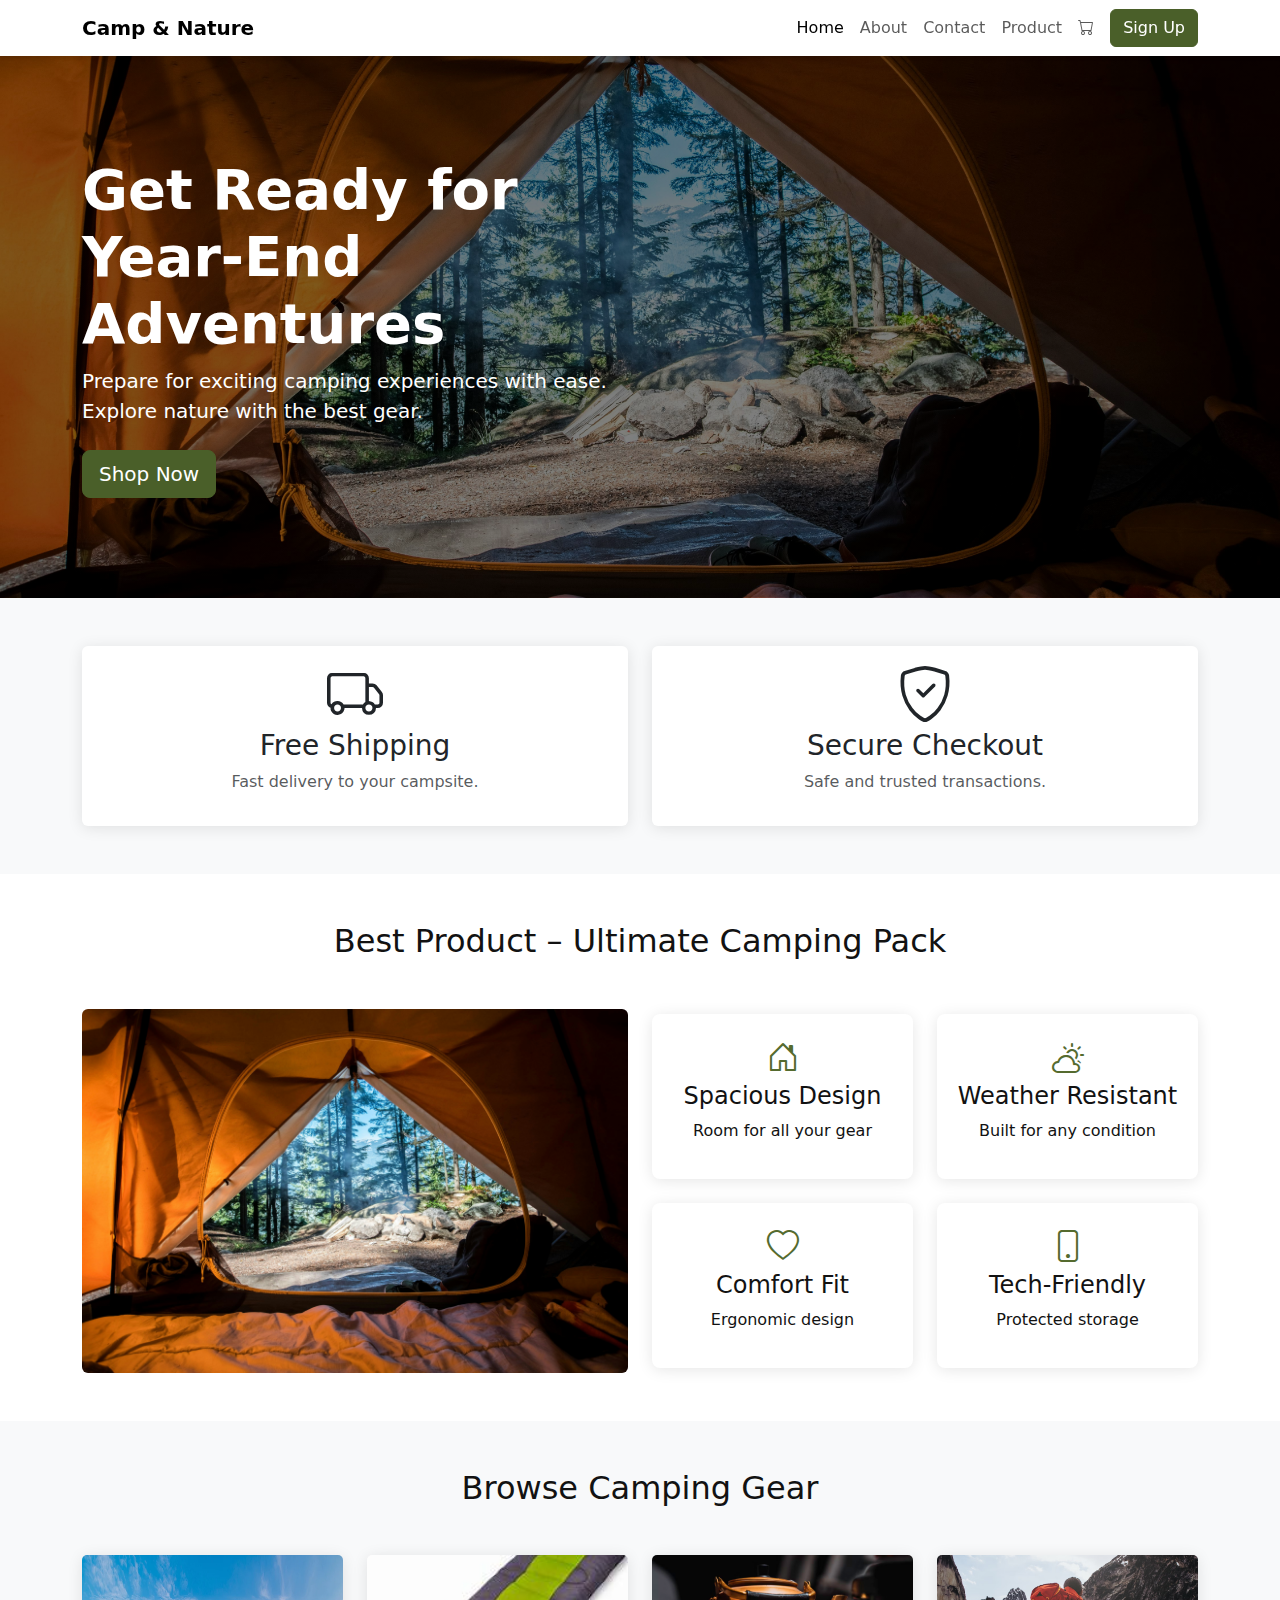
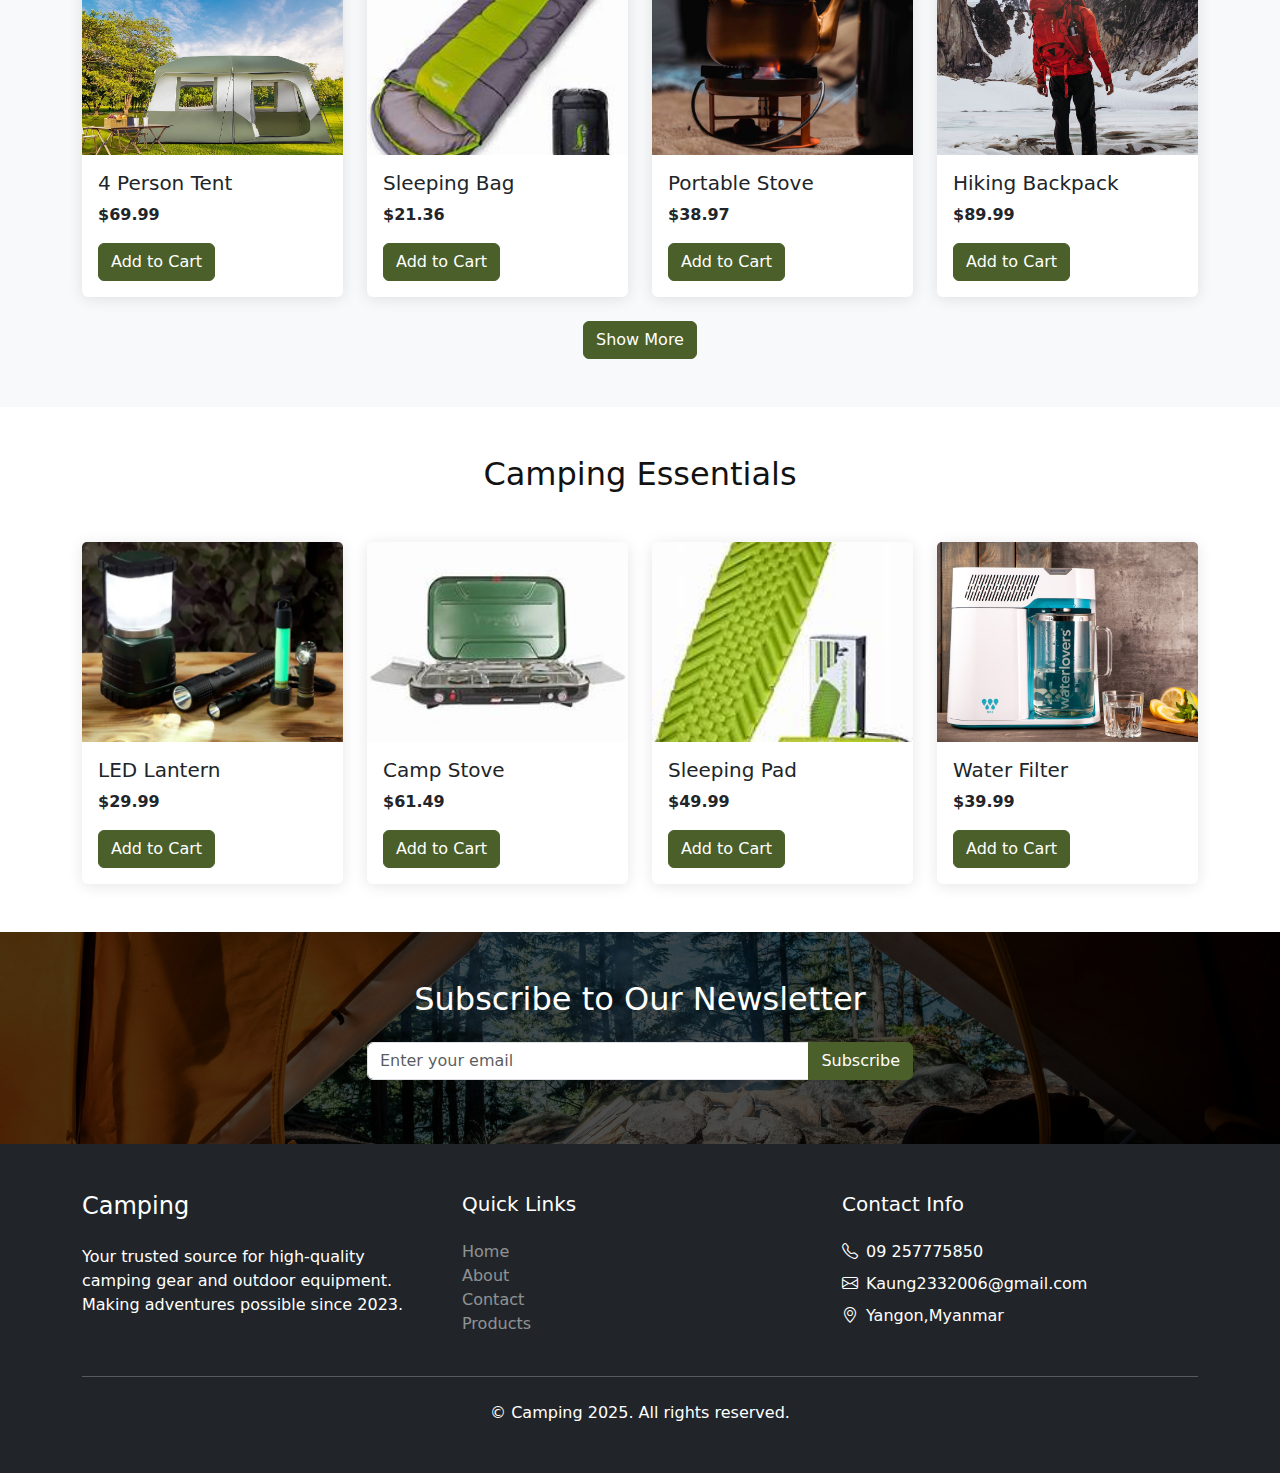
<file: index.html>
<!DOCTYPE html>
<html lang="en">
<head>
    <meta charset="UTF-8">
    <meta name="viewport" content="width=device-width, initial-scale=1.0">
    <title>Camping - Your Ultimate Outdoor Gear Store</title>
    <link href="https://cdn.jsdelivr.net/npm/bootstrap@5.3.0/dist/css/bootstrap.min.css" rel="stylesheet">
    <link rel="stylesheet" href="https://cdn.jsdelivr.net/npm/bootstrap-icons@1.11.2/font/bootstrap-icons.css">
    <link rel="stylesheet" href="styles.css">
</head>
<body>
    <nav class="navbar navbar-expand-lg navbar-light bg-white sticky-top shadow-sm">
        <div class="container">
            <a class="navbar-brand fw-bold" href="#">Camp & Nature</a>
            <button class="navbar-toggler" type="button" data-bs-toggle="collapse" data-bs-target="#navbarNav">
                <span class="navbar-toggler-icon"></span>
            </button>
            <div class="collapse navbar-collapse" id="navbarNav">
                <ul class="navbar-nav ms-auto align-items-center">
                    <li class="nav-item"><a class="nav-link active" href="index.html">Home</a></li>
                    <li class="nav-item"><a class="nav-link" href="about.html">About</a></li>
                    <li class="nav-item"><a class="nav-link" href="contact.html">Contact</a></li>
                    <li class="nav-item"><a class="nav-link" href="product.html">Product</a></li>
                    <li class="nav-item"><a class="nav-link" href="cart.html"><i class="bi bi-cart"></i></a></li>
                    <li class="nav-item"><a class="btn btn-primary ms-2" href="signup.html">Sign Up</a></li>
                </ul>
            </div>
        </div>
    </nav>

    <section class="hero-section position-relative">
        <div class="hero-image"></div>
        <div class="container">
            <div class="row min-vh-75 align-items-center">
                <div class="col-lg-6">
                    <h1 class="display-4 fw-bold">Get Ready for Year-End Adventures</h1>
                    <p class="lead mb-4">Prepare for exciting camping experiences with ease. Explore nature with the best gear.</p>
                    <a href="product.html#gear-collectionon" class="btn btn-primary btn-lg">Shop Now</a>
                </div>
            </div>
        </div>
    </section>

    <section class="py-5 bg-light">
        <div class="container">
            <div class="row g-4">
                <div class="col-md-6">
                    <div class="card border-0 h-100">
                        <div class="card-body text-center">
                            <i class="bi bi-truck display-4 mb-3"></i>
                            <h3>Free Shipping</h3>
                            <p class="text-muted">Fast delivery to your campsite.</p>
                        </div>
                    </div>
                </div>
                <div class="col-md-6">
                    <div class="card border-0 h-100">
                        <div class="card-body text-center">
                            <i class="bi bi-shield-check display-4 mb-3"></i>
                            <h3>Secure Checkout</h3>
                            <p class="text-muted">Safe and trusted transactions.</p>
                        </div>
                    </div>
                </div>
            </div>
        </div>
    </section>

    <section class="py-5">
        <div class="container">
            <h2 class="text-center mb-5">Best Product – Ultimate Camping Pack</h2>
            <div class="row align-items-center">
                <div class="col-lg-6 text-center">
                    <img src="images/camping.jfif" alt="Ultimate Camping Pack" class="img-fluid rounded">
                </div>
                <div class="col-lg-6">
                    <div class="row g-4">
                        <div class="col-6">
                            <div class="feature-point">
                                <i class="bi bi-house-door"></i>
                                <h4>Spacious Design</h4>
                                <p>Room for all your gear</p>
                            </div>
                        </div>
                        <div class="col-6">
                            <div class="feature-point">
                                <i class="bi bi-cloud-sun"></i>
                                <h4>Weather Resistant</h4>
                                <p>Built for any condition</p>
                            </div>
                        </div>
                        <div class="col-6">
                            <div class="feature-point">
                                <i class="bi bi-heart"></i>
                                <h4>Comfort Fit</h4>
                                <p>Ergonomic design</p>
                            </div>
                        </div>
                        <div class="col-6">
                            <div class="feature-point">
                                <i class="bi bi-phone"></i>
                                <h4>Tech-Friendly</h4>
                                <p>Protected storage</p>
                            </div>
                        </div>
                    </div>
                </div>
            </div>
        </div>
    </section>

    <section class="py-5 bg-light">
        <div class="container">
            <h2 class="text-center mb-5">Browse Camping Gear</h2>
            <div class="row g-4">
                <div class="col-md-3">
                    <div class="card h-100">
                        <img src="images/4PersonCampingTents.webp" class="card-img-top" alt="Camping Tent">
                        <div class="card-body">
                            <h5 class="card-title">4 Person Tent</h5>
                            <p class="card-text fw-bold">$69.99</p>
                            <button class="btn btn-primary add-to-cart">Add to Cart</button>
                        </div>
                    </div>
                </div>
                <div class="col-md-3">
                    <div class="card h-100">
                        <img src="images/sleepingbag1.jpg" class="card-img-top" alt="Sleeping Bag">
                        <div class="card-body">
                            <h5 class="card-title">Sleeping Bag</h5>
                            <p class="card-text fw-bold">$21.36</p>
                            <button class="btn btn-primary add-to-cart">Add to Cart</button>
                        </div>
                    </div>
                </div>
                <div class="col-md-3">
                    <div class="card h-100">
                        <img src="images/stove.avif" class="card-img-top" alt="Camping Stove">
                        <div class="card-body">
                            <h5 class="card-title">Portable Stove</h5>
                            <p class="card-text fw-bold">$38.97</p>
                            <button class="btn btn-primary add-to-cart">Add to Cart</button>
                        </div>
                    </div>
                </div>
                <div class="col-md-3">
                    <div class="card h-100">
                        <img src="images/backpack.avif" class="card-img-top" alt="Backpack">
                        <div class="card-body">
                            <h5 class="card-title">Hiking Backpack</h5>
                            <p class="card-text fw-bold">$89.99</p>
                            <button class="btn btn-primary add-to-cart">Add to Cart</button>
                        </div>
                    </div>
                </div>
            </div>
            <div class="text-center mt-4">
                <a href="product.html#products" class="btn btn-primary">Show More</a>
            </div>
        </div>
    </section>

    <section class="py-5">
        <div class="container">
            <h2 class="text-center mb-5">Camping Essentials</h2>
            <div class="row g-4">
                <div class="col-6 col-md-3">
                    <div class="card h-100">
                        <img src="images/latern.webp" class="card-img-top" alt="Lantern">
                        <div class="card-body">
                            <h5 class="card-title">LED Lantern</h5>
                            <p class="card-text fw-bold">$29.99</p>
                            <button class="btn btn-primary add-to-cart">Add to Cart</button>
                        </div>
                    </div>
                </div>
                <div class="col-6 col-md-3">
                    <div class="card h-100">
                        <img src="images/campstove.jpg" class="card-img-top" alt="Camping Stove">
                        <div class="card-body">
                            <h5 class="card-title">Camp Stove</h5>
                            <p class="card-text fw-bold">$61.49</p>
                            <button class="btn btn-primary add-to-cart">Add to Cart</button>
                        </div>
                    </div>
                </div>
                <div class="col-6 col-md-3">
                    <div class="card h-100">
                        <img src="images/sleepingpad.jpg" class="card-img-top" alt="Sleeping Pad">
                        <div class="card-body">
                            <h5 class="card-title">Sleeping Pad</h5>
                            <p class="card-text fw-bold">$49.99</p>
                            <button class="btn btn-primary add-to-cart">Add to Cart</button>
                        </div>
                    </div>
                </div>
                <div class="col-6 col-md-3">
                    <div class="card h-100">
                        <img src="images/waterfilter.avif" class="card-img-top" alt="Water Filter">
                        <div class="card-body">
                            <h5 class="card-title">Water Filter</h5>
                            <p class="card-text fw-bold">$39.99</p>
                            <button class="btn btn-primary add-to-cart">Add to Cart</button>
                        </div>
                    </div>
                </div>
            </div>
        </div>
    </section>

    <section class="newsletter-section py-5 text-white position-relative">
        <div class="container">
            <div class="row justify-content-center">
                <div class="col-lg-6 text-center">
                    <h2 class="mb-4">Subscribe to Our Newsletter</h2>
                    <form class="newsletter-form">
                        <div class="input-group mb-3">
                            <input type="email" class="form-control" placeholder="Enter your email">
                            <button class="btn btn-primary" type="submit">Subscribe</button>
                        </div>
                    </form>
                </div>
            </div>
        </div>
    </section>

    <footer class="bg-dark text-white py-5">
        <div class="container">
            <div class="row">
                <div class="col-lg-4 mb-4 mb-lg-0">
                    <h4 class="mb-4">Camping</h4>
                    <p>Your trusted source for high-quality camping gear and outdoor equipment. Making adventures possible since 2023.</p>
                </div>
                <div class="col-lg-4 mb-4 mb-lg-0">
                    <h5 class="mb-4">Quick Links</h5>
                    <ul class="list-unstyled">
                        <li><a href="#" class="text-white-50">Home</a></li>
                        <li><a href="#" class="text-white-50">About</a></li>
                        <li><a href="#" class="text-white-50">Contact</a></li>
                        <li><a href="#" class="text-white-50">Products</a></li>
                    </ul>
                </div>
                <div class="col-lg-4">
                    <h5 class="mb-4">Contact Info</h5>
                    <ul class="list-unstyled">
                        <li class="mb-2"><i class="bi bi-telephone me-2"></i>09 257775850</li>
                        <li class="mb-2"><i class="bi bi-envelope me-2"></i>Kaung2332006@gmail.com</li>
                        <li><i class="bi bi-geo-alt me-2"></i>Yangon,Myanmar</li>
                    </ul>
                </div>
            </div>
            <hr class="my-4">
            <div class="text-center">
                <p class="mb-0">© Camping 2025. All rights reserved.</p>
            </div>
        </div>
    </footer>

    <script src="product.js"></script>
    <script src="https://cdn.jsdelivr.net/npm/bootstrap@5.3.0/dist/js/bootstrap.bundle.min.js"></script>
</body>
</html>
</file>
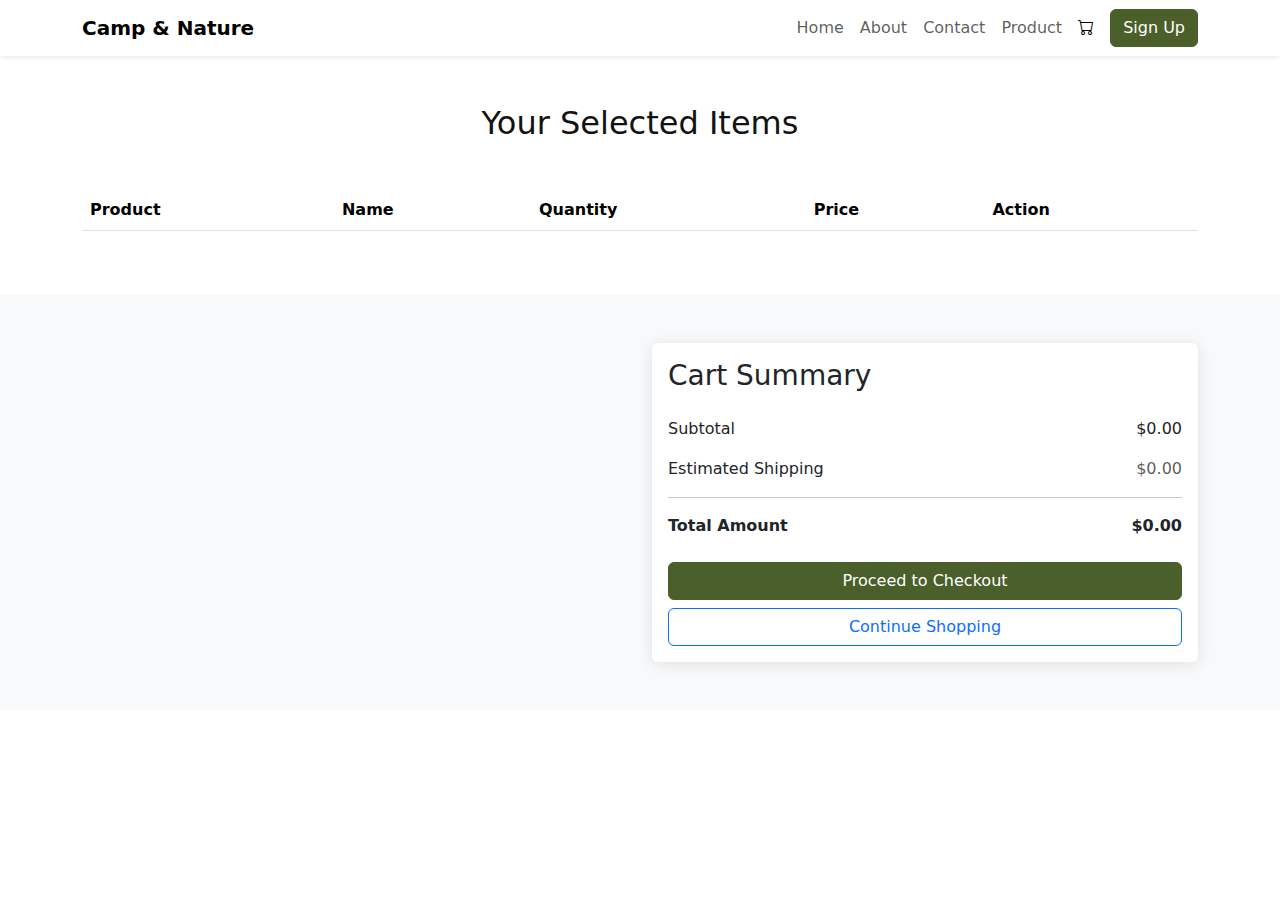
<file: cart.html>
<!DOCTYPE html>
<html lang="en">
<head>
    <meta charset="UTF-8">
    <meta name="viewport" content="width=device-width, initial-scale=1.0">
    <title>Shopping Cart</title>
    <link href="https://cdn.jsdelivr.net/npm/bootstrap@5.3.0/dist/css/bootstrap.min.css" rel="stylesheet">
    <link rel="stylesheet" href="https://cdn.jsdelivr.net/npm/bootstrap-icons@1.11.2/font/bootstrap-icons.css">
    <link rel="stylesheet" href="styles.css">
</head>
<body>
    <!-- Navigation Bar -->
    <nav class="navbar navbar-expand-lg navbar-light bg-white sticky-top shadow-sm">
        <div class="container">
            <a class="navbar-brand fw-bold" href="index.html">Camp & Nature</a>
            <button class="navbar-toggler" type="button" data-bs-toggle="collapse" data-bs-target="#navbarNav">
                <span class="navbar-toggler-icon"></span>
            </button>
            <div class="collapse navbar-collapse" id="navbarNav">
                <ul class="navbar-nav ms-auto align-items-center">
                    <li class="nav-item"><a class="nav-link" href="index.html">Home</a></li>
                    <li class="nav-item"><a class="nav-link" href="about.html">About</a></li>
                    <li class="nav-item"><a class="nav-link" href="contact.html">Contact</a></li>
                    <li class="nav-item"><a class="nav-link" href="product.html">Product</a></li>
                    <li class="nav-item"><a class="nav-link active" href="cart.html"><i class="bi bi-cart"></i></a></li>
                    <li class="nav-item"><a class="btn btn-primary ms-2" href="signup.html">Sign Up</a></li>
                </ul>
            </div>
        </div>
    </nav>

    <!-- Main Cart Section -->
    <section class="py-5">
        <div class="container">
            <h2 class="text-center mb-5">Your Selected Items</h2>
            <div class="table-responsive">
                <table class="table align-middle">
                    <thead>
                        <tr>
                            <th scope="col">Product</th>
                            <th scope="col">Name</th>
                            <th scope="col">Quantity</th>
                            <th scope="col">Price</th>
                            <th scope="col">Action</th>
                        </tr>
                    </thead>
                    <tbody>
                        <!-- JavaScript will insert cart items here -->
                    </tbody>
                </table>
            </div>
        </div>
    </section>

    <!-- Cart Summary Section -->
    <section class="py-5 bg-light">
        <div class="container">
            <div class="row justify-content-end">
                <div class="col-md-6">
                    <div class="card">
                        <div class="card-body">
                            <h3 class="card-title mb-4">Cart Summary</h3>
                            <div class="d-flex justify-content-between mb-3">
                                <span>Subtotal</span>
                                <span id="subtotal-amount">$0.00</span>
                            </div>
                            <div class="d-flex justify-content-between mb-3">
                                <span>Estimated Shipping</span>
                                <span id="shipping-amount" class="text-muted">$0.00</span>
                            </div>
                            <hr>
                            <div class="d-flex justify-content-between mb-4">
                                <strong>Total Amount</strong>
                                <strong id="total-amount">$0.00</strong>
                            </div>
                            <div class="d-grid gap-2">
                                <button class="btn btn-primary">Proceed to Checkout</button>
                                <a href="product.html" class="btn btn-outline-primary">Continue Shopping</a>
                            </div>
                        </div>
                    </div>
                </div>
            </div>
        </div>
    </section>

    <!-- Bootstrap JS -->
    <script src="https://cdn.jsdelivr.net/npm/bootstrap@5.3.0/dist/js/bootstrap.bundle.min.js"></script>
    <script src="basket.js"></script>
</body>
</html>
</file>
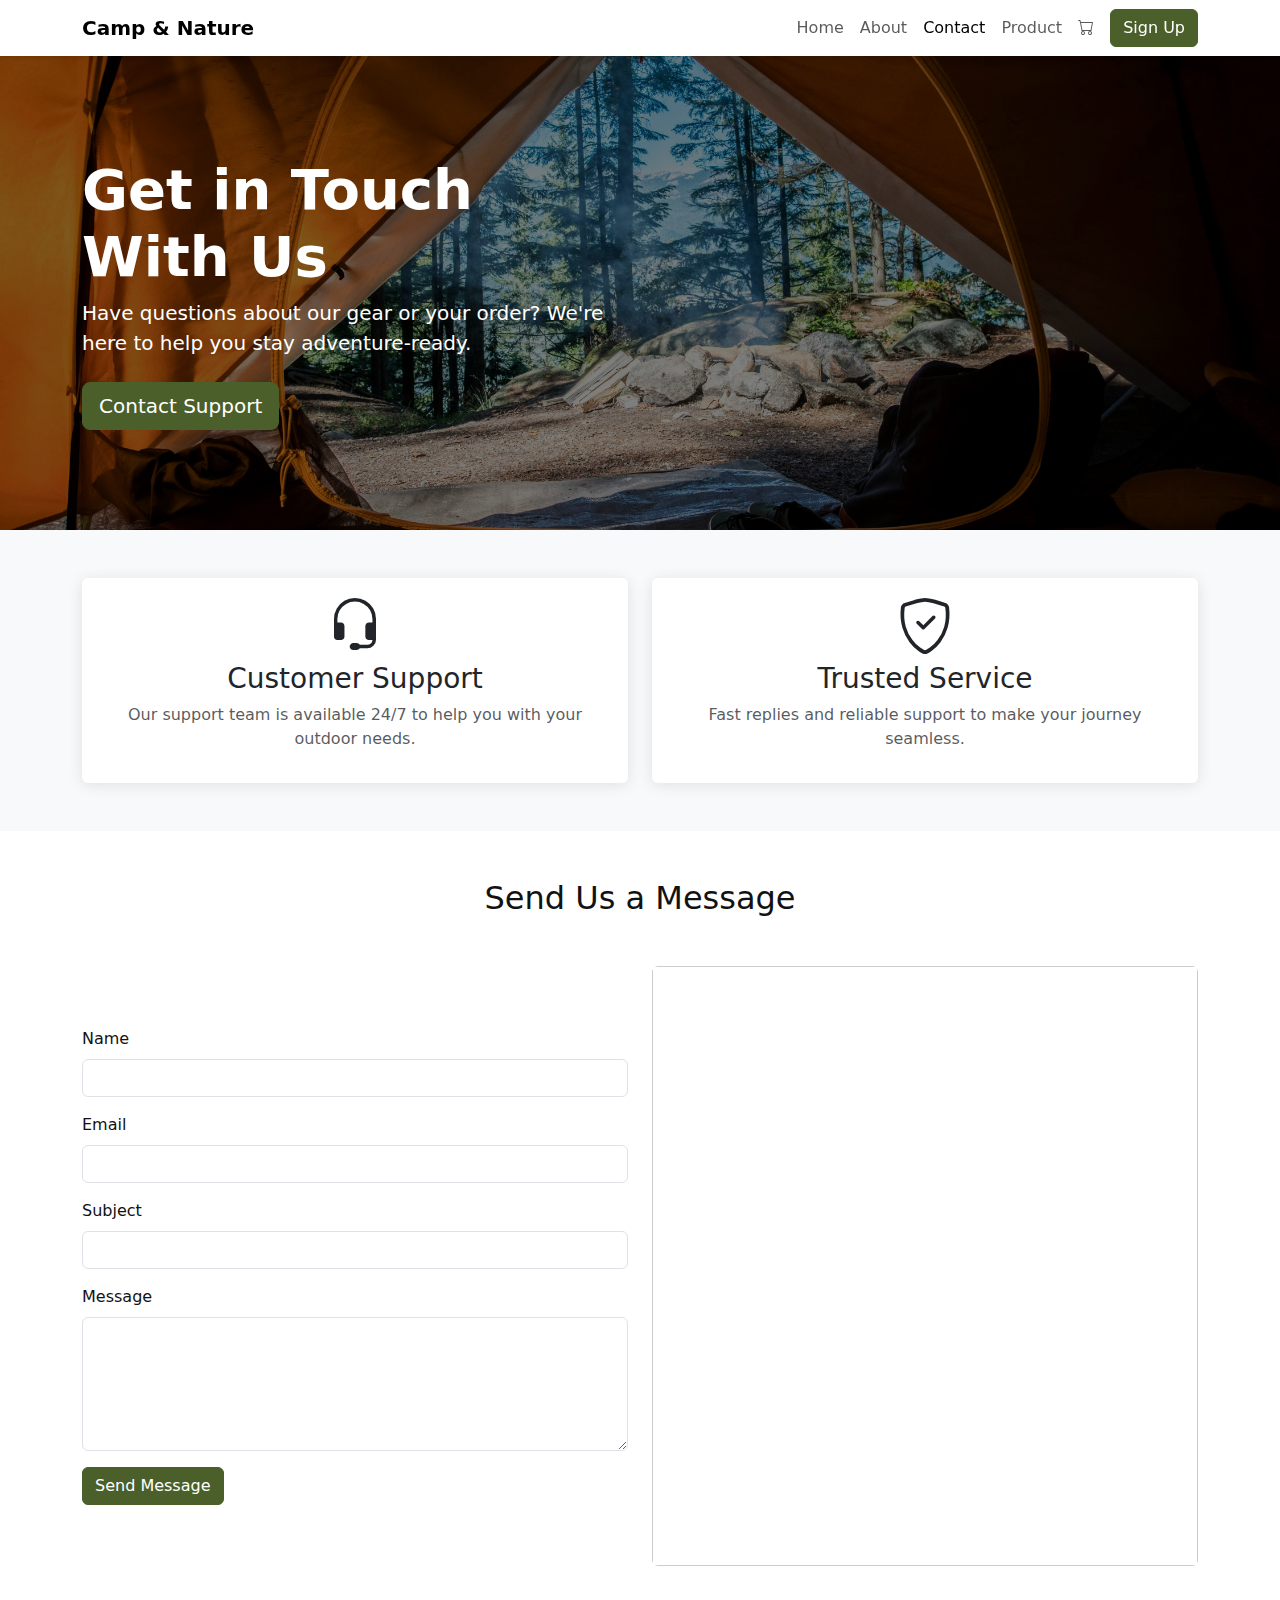
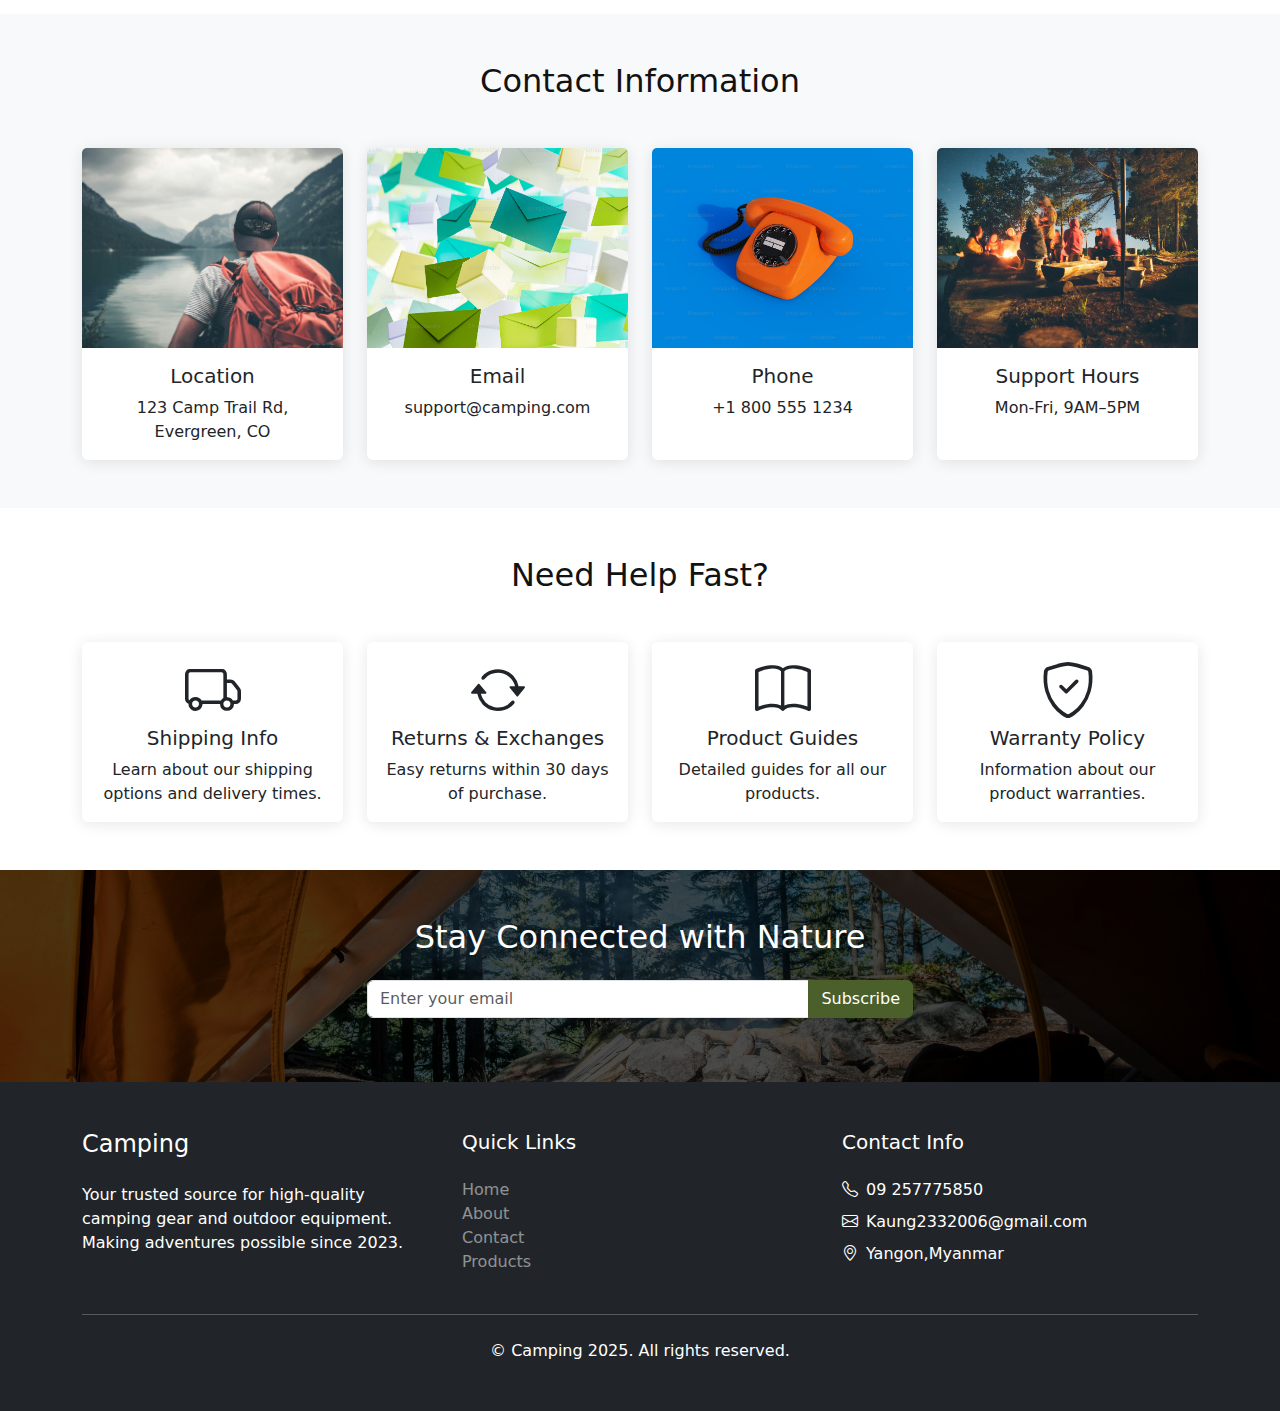
<file: contact.html>
<!DOCTYPE html>
<html lang="en">
<head>
    <meta charset="UTF-8">
    <meta name="viewport" content="width=device-width, initial-scale=1.0">
    <title>Contact Us - Camping</title>
    <link href="https://cdn.jsdelivr.net/npm/bootstrap@5.3.0/dist/css/bootstrap.min.css" rel="stylesheet">
    <link rel="stylesheet" href="https://cdn.jsdelivr.net/npm/bootstrap-icons@1.11.2/font/bootstrap-icons.css">
    <link rel="stylesheet" href="styles.css">
    <style>
        
        .map-responsive {
            overflow: hidden;
            padding-bottom: 75%; 
            position: relative;
            height: 0;
        }
        .map-responsive iframe {
            left: 0;
            top: 0;
            height: 100%;
            width: 100%;
            position: absolute;
            border: 1px solid #ccc;
        }
    </style>
</head>
<body>
    <nav class="navbar navbar-expand-lg navbar-light bg-white sticky-top shadow-sm">
        <div class="container">
            <a class="navbar-brand fw-bold" href="index.html">Camp & Nature</a>
            <button class="navbar-toggler" type="button" data-bs-toggle="collapse" data-bs-target="#navbarNav">
                <span class="navbar-toggler-icon"></span>
            </button>
            <div class="collapse navbar-collapse" id="navbarNav">
                <ul class="navbar-nav ms-auto align-items-center">
                    <li class="nav-item"><a class="nav-link" href="index.html">Home</a></li>
                    <li class="nav-item"><a class="nav-link" href="about.html">About</a></li>
                    <li class="nav-item"><a class="nav-link active" href="contact.html">Contact</a></li>
                    <li class="nav-item"><a class="nav-link" href="product.html">Product</a></li>
                    <li class="nav-item"><a class="nav-link" href="cart.html"><i class="bi bi-cart"></i></a></li>
                    <li class="nav-item"><a class="btn btn-primary ms-2" href="signup.html">Sign Up</a></li>
                </ul>
            </div>
        </div>
    </nav>

    <section class="hero-section position-relative">
        <div class="hero-image"></div>
        <div class="container">
            <div class="row min-vh-75 align-items-center">
                <div class="col-lg-6">
                    <h1 class="display-4 fw-bold">Get in Touch With Us</h1>
                    <p class="lead mb-4">Have questions about our gear or your order? We're here to help you stay adventure-ready.</p>
                    <a href="#contact-form" class="btn btn-primary btn-lg">Contact Support</a>
                </div>
            </div>
        </div>
    </section>

    <section class="py-5 bg-light">
        <div class="container">
            <div class="row g-4">
                <div class="col-md-6">
                    <div class="card border-0 h-100">
                        <div class="card-body text-center">
                            <i class="bi bi-headset display-4 mb-3"></i>
                            <h3>Customer Support</h3>
                            <p class="text-muted">Our support team is available 24/7 to help you with your outdoor needs.</p>
                        </div>
                    </div>
                </div>
                <div class="col-md-6">
                    <div class="card border-0 h-100">
                        <div class="card-body text-center">
                            <i class="bi bi-shield-check display-4 mb-3"></i>
                            <h3>Trusted Service</h3>
                            <p class="text-muted">Fast replies and reliable support to make your journey seamless.</p>
                        </div>
                    </div>
                </div>
            </div>
        </div>
    </section>

    <section class="py-5" id="contact-form">
        <div class="container">
            <h2 class="text-center mb-5">Send Us a Message</h2>
            <div class="row align-items-center">
                <div class="col-lg-6">
                    <form>
                        <div class="mb-3">
                            <label for="name" class="form-label">Name</label>
                            <input type="text" class="form-control" id="name" required>
                        </div>
                        <div class="mb-3">
                            <label for="email" class="form-label">Email</label>
                            <input type="email" class="form-control" id="email" required>
                        </div>
                        <div class="mb-3">
                            <label for="subject" class="form-label">Subject</label>
                            <input type="text" class="form-control" id="subject" required>
                        </div>
                        <div class="mb-3">
                            <label for="message" class="form-label">Message</label>
                            <textarea class="form-control" id="message" rows="5" required></textarea>
                        </div>
                        <button type="submit" class="btn btn-primary">Send Message</button>
                    </form>
                </div>
                <div class="col-lg-6 text-center">
                    <div class="map-responsive img-fluid rounded" style="height: 600px;">
                        <iframe src="https://www.openstreetmap.org/export/embed.html?bbox=96.13072395324708%2C16.835436183084396%2C96.13472580909729%2C16.837437916915604&amp;layer=mapnik&amp;marker=16.836437050000000%2C96.13272488117218"></iframe>
                    </div>
                </div>
            </div>
        </div>
    </section>

    <section class="py-5 bg-light">
        <div class="container">
            <h2 class="text-center mb-5">Contact Information</h2>
            <div class="row g-4">
                <div class="col-md-3">
                    <div class="card h-100">
                        <img src="images/location.jfif" class="card-img-top" alt="Location">
                        <div class="card-body text-center">
                            <h5 class="card-title">Location</h5>
                            <p class="card-text">123 Camp Trail Rd,<br>Evergreen, CO</p>
                        </div>
                    </div>
                </div>
                <div class="col-md-3">
                    <div class="card h-100">
                        <img src="images/email.avif" class="card-img-top" alt="Email Support">
                        <div class="card-body text-center">
                            <h5 class="card-title">Email</h5>
                            <p class="card-text">support@camping.com</p>
                        </div>
                    </div>
                </div>
                <div class="col-md-3">
                    <div class="card h-100">
                        <img src="images/phone.avif" class="card-img-top" alt="Phone Support">
                        <div class="card-body text-center">
                            <h5 class="card-title">Phone</h5>
                            <p class="card-text">+1 800 555 1234</p>
                        </div>
                    </div>
                </div>
                <div class="col-md-3">
                    <div class="card h-100">
                        <img src="images/support.jfif" class="card-img-top" alt="Support Hours">
                        <div class="card-body text-center">
                            <h5 class="card-title">Support Hours</h5>
                            <p class="card-text">Mon-Fri, 9AM–5PM</p>
                        </div>
                    </div>
                </div>
            </div>
        </div>
    </section>

    <section class="py-5">
        <div class="container">
            <h2 class="text-center mb-5">Need Help Fast?</h2>
            <div class="row g-4">
                <div class="col-md-3">
                    <div class="card h-100">
                        <div class="card-body text-center">
                            <i class="bi bi-truck display-4 mb-3"></i>
                            <h5 class="card-title">Shipping Info</h5>
                            <p class="card-text">Learn about our shipping options and delivery times.</p>
                        </div>
                    </div>
                </div>
                <div class="col-md-3">
                    <div class="card h-100">
                        <div class="card-body text-center">
                            <i class="bi bi-arrow-repeat display-4 mb-3"></i>
                            <h5 class="card-title">Returns & Exchanges</h5>
                            <p class="card-text">Easy returns within 30 days of purchase.</p>
                        </div>
                    </div>
                </div>
                <div class="col-md-3">
                    <div class="card h-100">
                        <div class="card-body text-center">
                            <i class="bi bi-book display-4 mb-3"></i>
                            <h5 class="card-title">Product Guides</h5>
                            <p class="card-text">Detailed guides for all our products.</p>
                        </div>
                    </div>
                </div>
                <div class="col-md-3">
                    <div class="card h-100">
                        <div class="card-body text-center">
                            <i class="bi bi-shield-check display-4 mb-3"></i>
                            <h5 class="card-title">Warranty Policy</h5>
                            <p class="card-text">Information about our product warranties.</p>
                        </div>
                    </div>
                </div>
            </div>
        </div>
    </section>

    <section class="newsletter-section py-5 text-white position-relative">
        <div class="container">
            <div class="row justify-content-center">
                <div class="col-lg-6 text-center">
                    <h2 class="mb-4">Stay Connected with Nature</h2>
                    <form class="newsletter-form">
                        <div class="input-group mb-3">
                            <input type="email" class="form-control" placeholder="Enter your email">
                            <button class="btn btn-primary" type="submit">Subscribe</button>
                        </div>
                    </form>
                </div>
            </div>
        </div>
    </section>

    <footer class="bg-dark text-white py-5">
        <div class="container">
            <div class="row">
                <div class="col-lg-4 mb-4 mb-lg-0">
                    <h4 class="mb-4">Camping</h4>
                    <p>Your trusted source for high-quality camping gear and outdoor equipment. Making adventures possible since 2023.</p>
                </div>
                <div class="col-lg-4 mb-4 mb-lg-0">
                    <h5 class="mb-4">Quick Links</h5>
                    <ul class="list-unstyled">
                        <li><a href="index.html" class="text-white-50">Home</a></li>
                        <li><a href="about.html" class="text-white-50">About</a></li>
                        <li><a href="contact.html" class="text-white-50">Contact</a></li>
                        <li><a href="#" class="text-white-50">Products</a></li>
                    </ul>
                </div>
                <div class="col-lg-4">
                    <h5 class="mb-4">Contact Info</h5>
                    <ul class="list-unstyled">
                        <li class="mb-2"><i class="bi bi-telephone me-2"></i>09 257775850</li>
                        <li class="mb-2"><i class="bi bi-envelope me-2"></i>Kaung2332006@gmail.com</li>
                        <li><i class="bi bi-geo-alt me-2"></i>Yangon,Myanmar</li>
                    </ul>
                </div>
            </div>
            <hr class="my-4">
            <div class="text-center">
                <p class="mb-0">© Camping 2025. All rights reserved.</p>
            </div>
        </div>
    </footer>

    <script src="https://cdn.jsdelivr.net/npm/bootstrap@5.3.0/dist/js/bootstrap.bundle.min.js"></script>
</body>
</html>
</file>
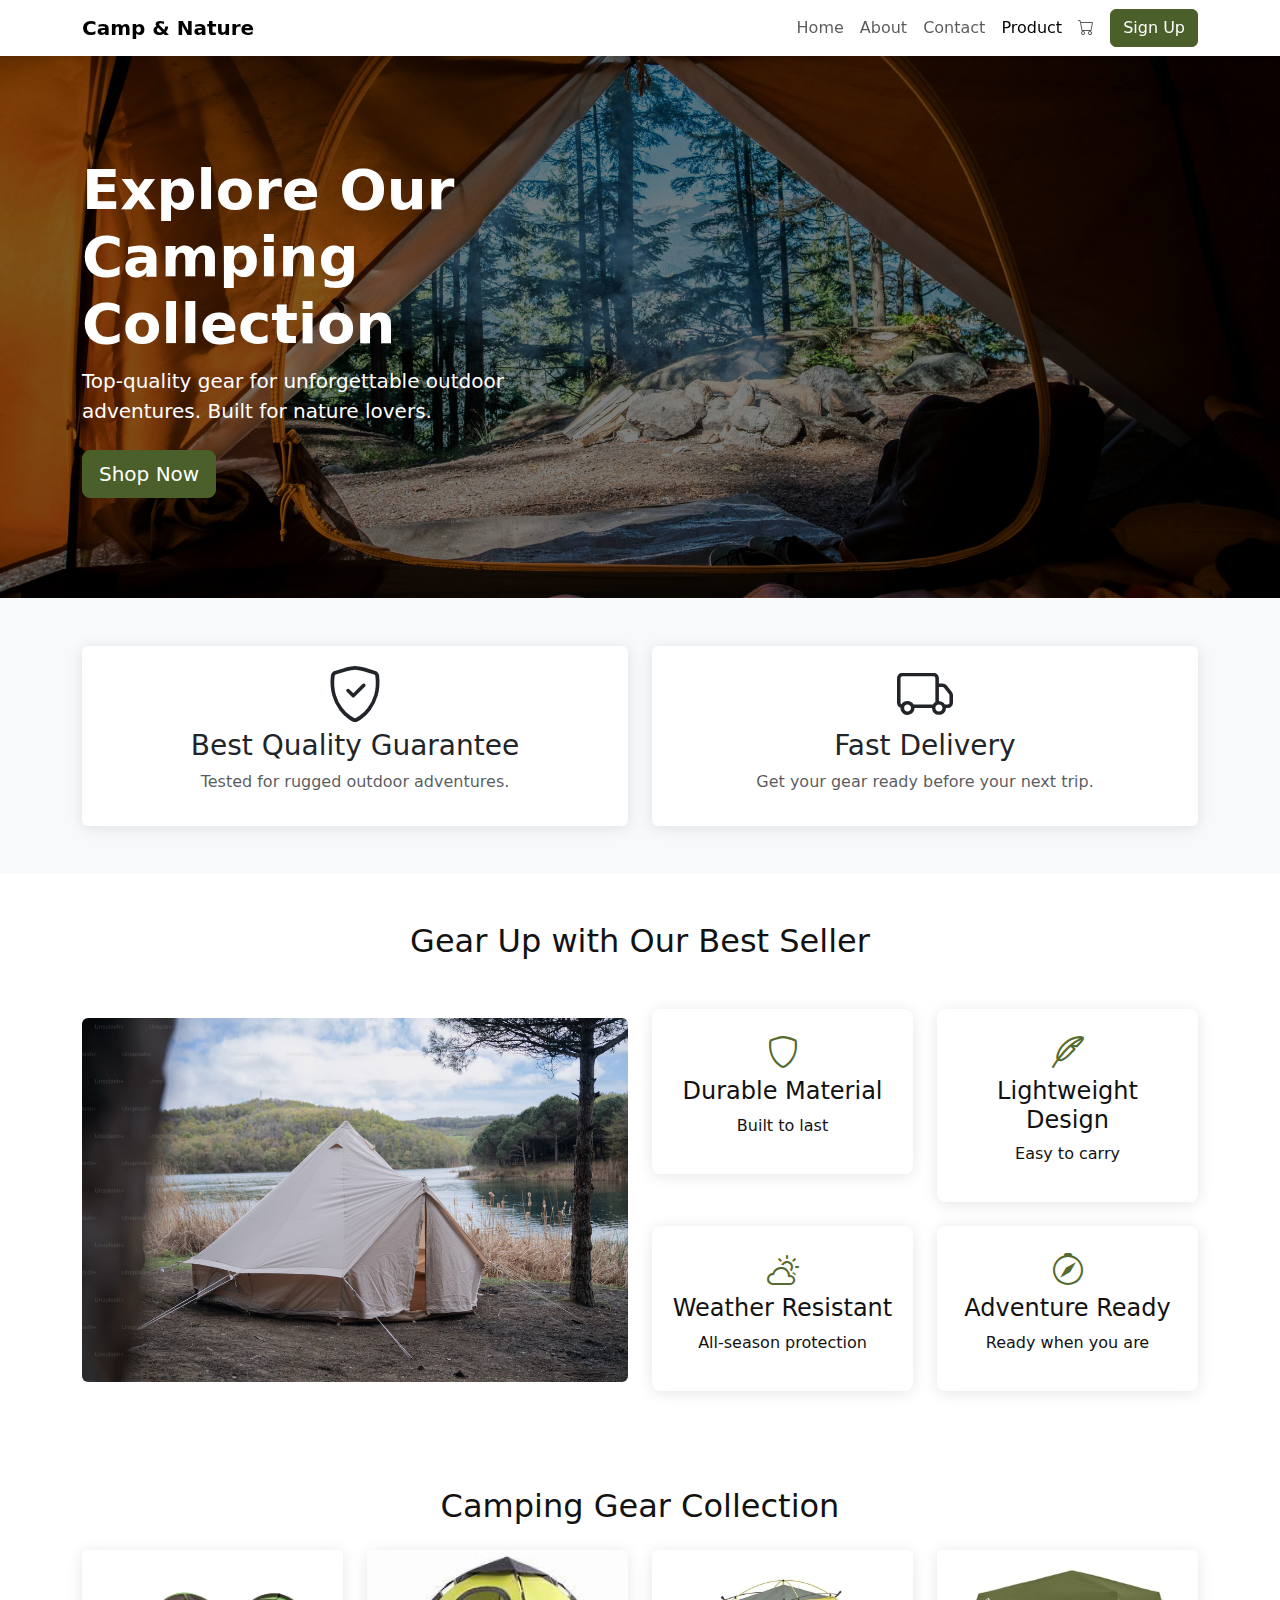
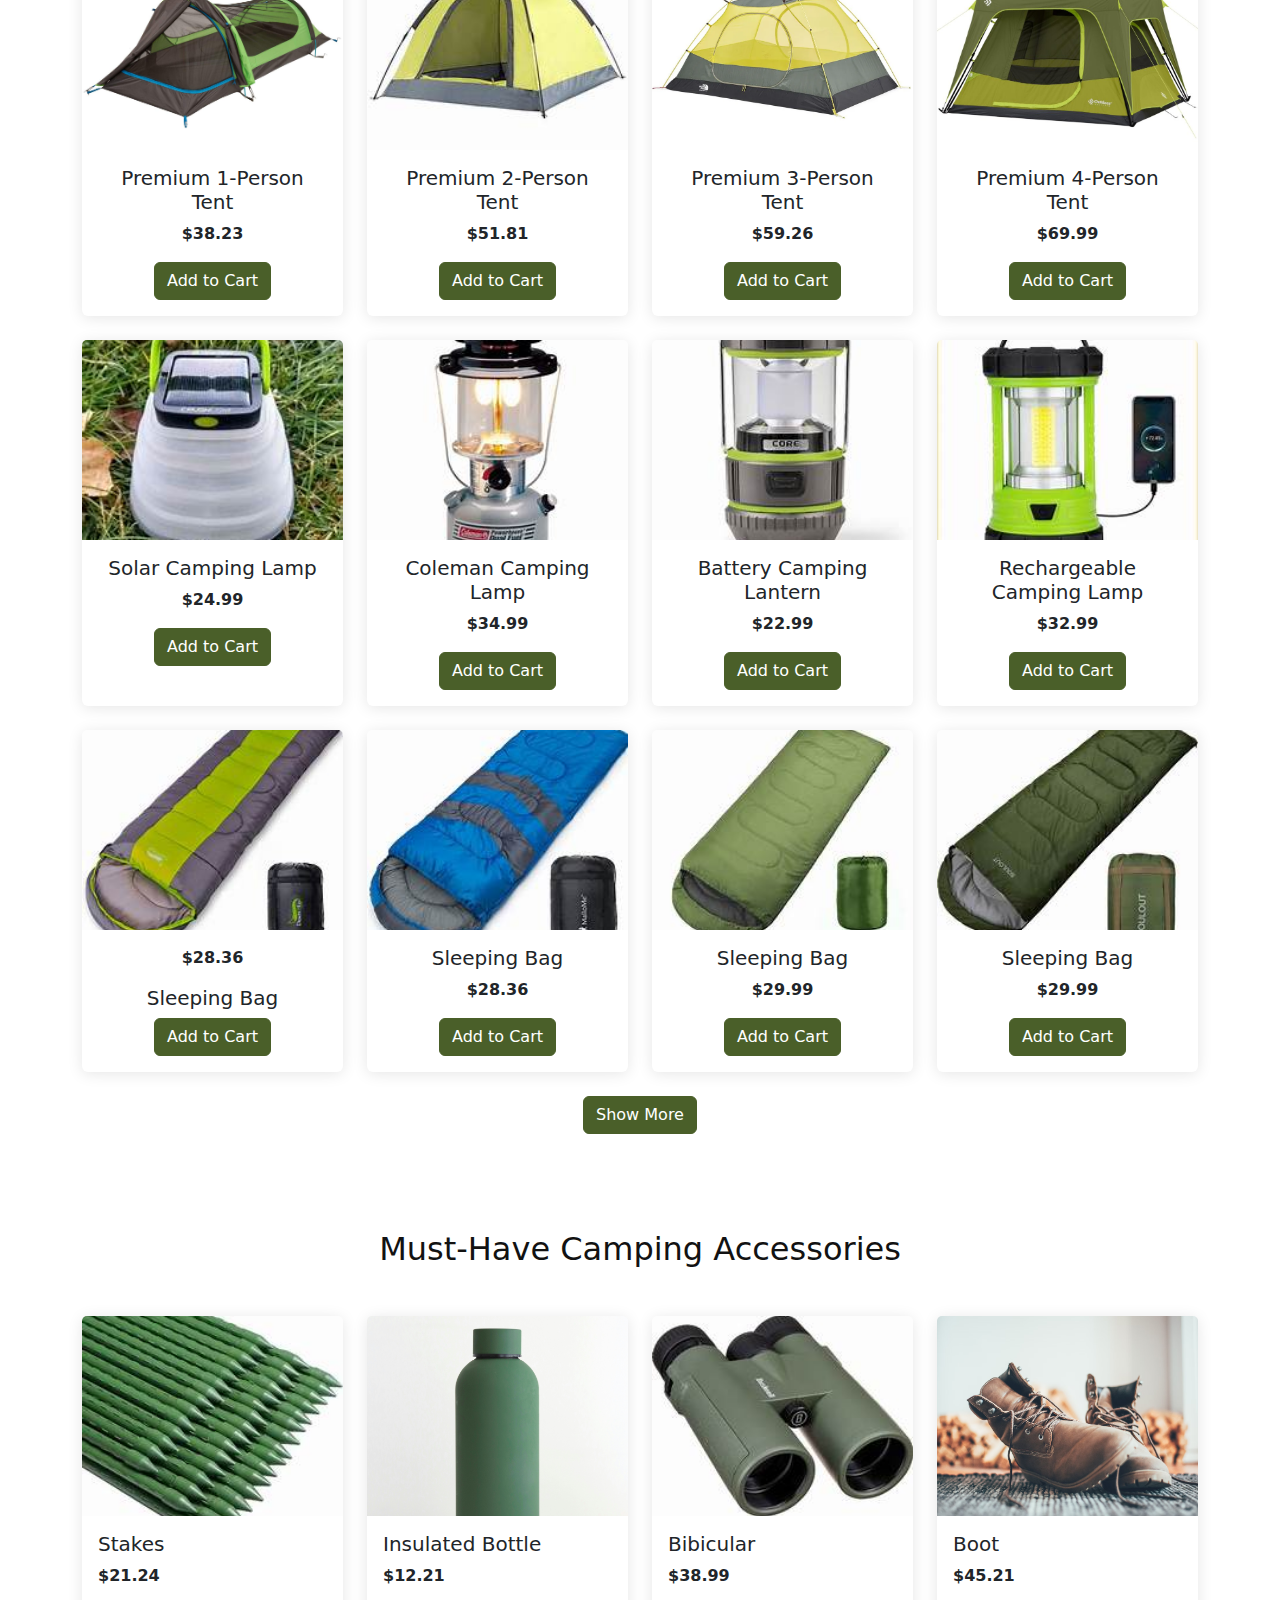
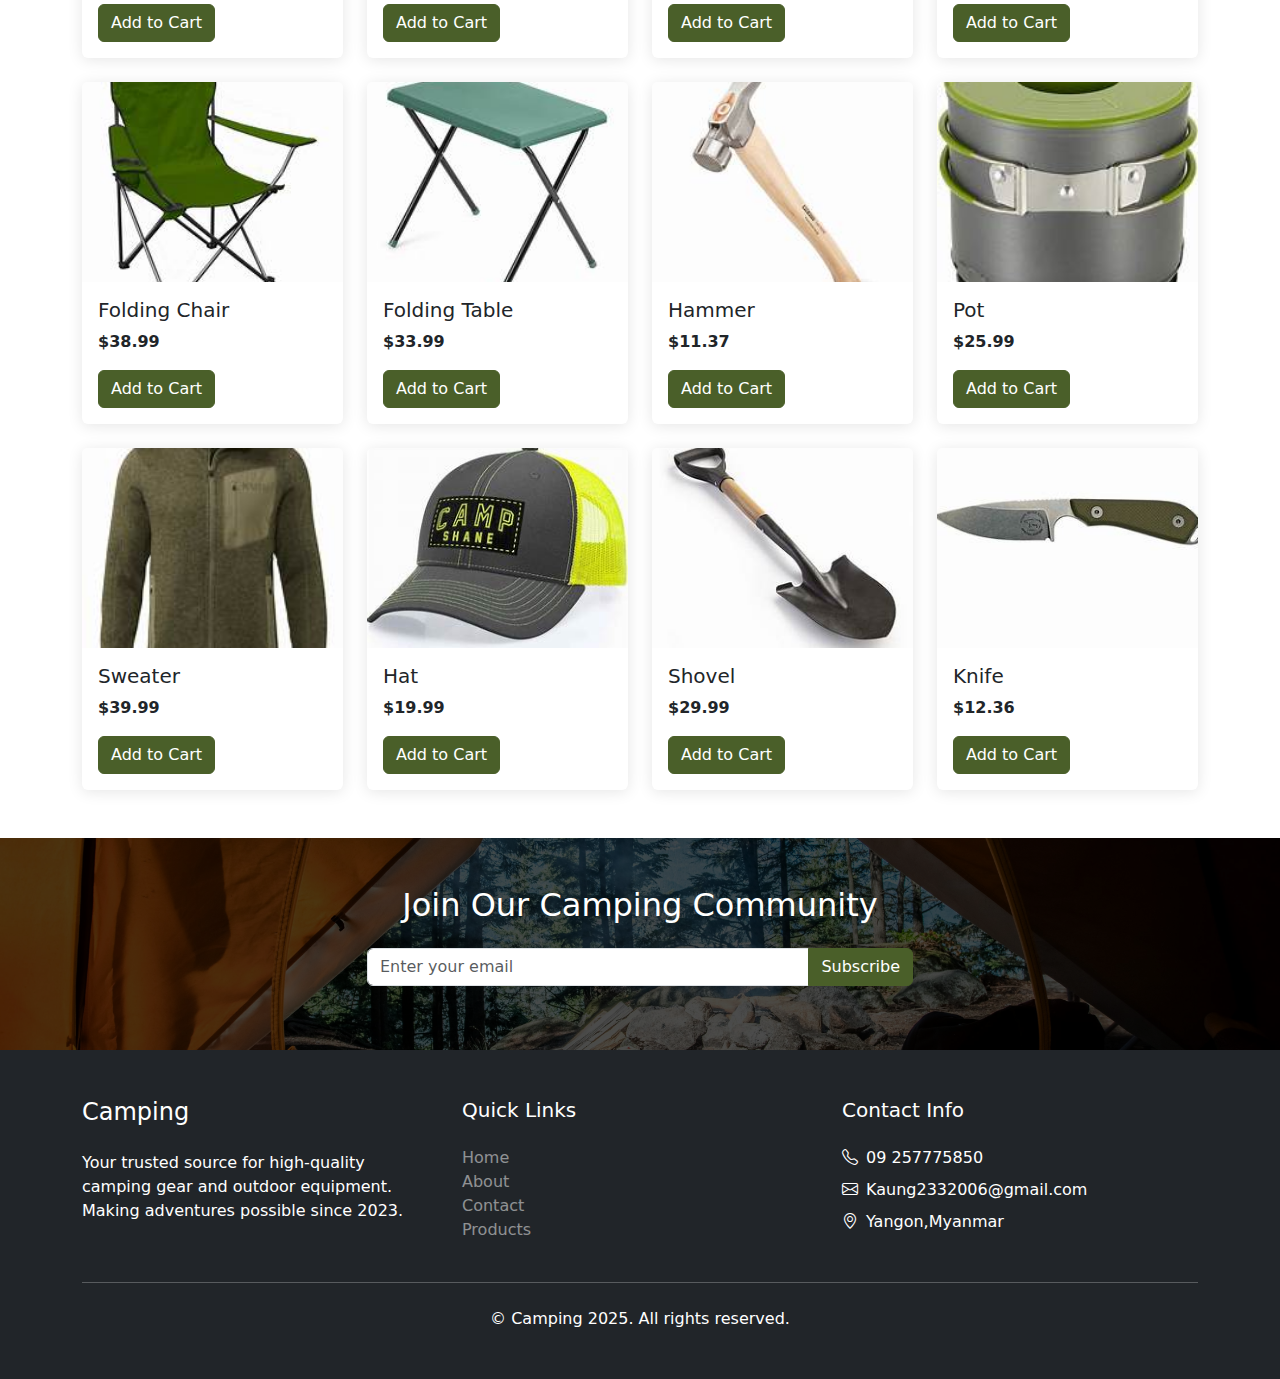
<file: product.html>
<!DOCTYPE html>
<html lang="en">
<head>
    <meta charset="UTF-8">
    <meta name="viewport" content="width=device-width, initial-scale=1.0">
    <title>Products - Camping</title>
    <!-- Bootstrap CSS -->
    <link href="https://cdn.jsdelivr.net/npm/bootstrap@5.3.0/dist/css/bootstrap.min.css" rel="stylesheet">
    <!-- Bootstrap Icons -->
    <link rel="stylesheet" href="https://cdn.jsdelivr.net/npm/bootstrap-icons@1.11.2/font/bootstrap-icons.css">
    <!-- Custom CSS -->
    <link rel="stylesheet" href="styles.css">
</head>
<body>
    <!-- Navigation Bar -->
    <nav class="navbar navbar-expand-lg navbar-light bg-white sticky-top shadow-sm">
        <div class="container">
            <a class="navbar-brand fw-bold" href="index.html">Camp & Nature</a>
            <button class="navbar-toggler" type="button" data-bs-toggle="collapse" data-bs-target="#navbarNav">
                <span class="navbar-toggler-icon"></span>
            </button>
            <div class="collapse navbar-collapse" id="navbarNav">
                <ul class="navbar-nav ms-auto align-items-center">
                    <li class="nav-item"><a class="nav-link" href="index.html">Home</a></li>
                    <li class="nav-item"><a class="nav-link" href="about.html">About</a></li>
                    <li class="nav-item"><a class="nav-link" href="contact.html">Contact</a></li>
                    <li class="nav-item"><a class="nav-link active" href="product.html">Product</a></li>
                    <li class="nav-item"><a class="nav-link" href="cart.html"><i class="bi bi-cart"></i></a></li>
                    <li class="nav-item"><a class="btn btn-primary ms-2" href="signup.html">Sign Up</a></li>
                </ul>
            </div>
        </div>
    </nav>

    <!-- Hero Section -->
    <section class="hero-section position-relative">
        <div class="hero-image" style="background-image: url('images/camping.jfif');"></div>
        <div class="container">
            <div class="row min-vh-75 align-items-center">
                <div class="col-lg-6">
                    <h1 class="display-4 fw-bold">Explore Our Camping Collection</h1>
                    <p class="lead mb-4">Top-quality gear for unforgettable outdoor adventures. Built for nature lovers.</p>
                    <a href="#products" class="btn btn-primary btn-lg">Shop Now</a>
                </div>
            </div>
        </div>
    </section>

    <!-- Feature Highlights -->
    <section class="py-5 bg-light">
        <div class="container">
            <div class="row g-4">
                <div class="col-md-6">
                    <div class="card border-0 h-100">
                        <div class="card-body text-center">
                            <i class="bi bi-shield-check display-4 mb-3"></i>
                            <h3>Best Quality Guarantee</h3>
                            <p class="text-muted">Tested for rugged outdoor adventures.</p>
                        </div>
                    </div>
                </div>
                <div class="col-md-6">
                    <div class="card border-0 h-100">
                        <div class="card-body text-center">
                            <i class="bi bi-truck display-4 mb-3"></i>
                            <h3>Fast Delivery</h3>
                            <p class="text-muted">Get your gear ready before your next trip.</p>
                        </div>
                    </div>
                </div>
            </div>
        </div>
    </section>

    <!-- Best Product Highlight -->
    <section class="py-5">
        <div class="container">
            <h2 class="text-center mb-5">Gear Up with Our Best Seller</h2>
            <div class="row align-items-center">
                <div class="col-lg-6 text-center">
                    <img src="images/tent.avif" alt="Premium Camping Tent" class="img-fluid rounded">
                </div>
                <div class="col-lg-6">
                    <div class="row g-4">
                        <div class="col-6">
                            <div class="feature-point">
                                <i class="bi bi-shield"></i>
                                <h4>Durable Material</h4>
                                <p>Built to last</p>
                            </div>
                        </div>
                        <div class="col-6">
                            <div class="feature-point">
                                <i class="bi bi-feather"></i>
                                <h4>Lightweight Design</h4>
                                <p>Easy to carry</p>
                            </div>
                        </div>
                        <div class="col-6">
                            <div class="feature-point">
                                <i class="bi bi-cloud-sun"></i>
                                <h4>Weather Resistant</h4>
                                <p>All-season protection</p>
                            </div>
                        </div>
                        <div class="col-6">
                            <div class="feature-point">
                                <i class="bi bi-compass"></i>
                                <h4>Adventure Ready</h4>
                                <p>Ready when you are</p>
                            </div>
                        </div>
                    </div>
                </div>
            </div>
        </div>
    </section>

    <!-- Product Categories -->
    <section id="products" class="py-5 text-center">
    <div class="container">
        <h2 class="mb-4">Camping Gear Collection</h2>
            <div class="row g-4">
                <div class="col-md-3">
                    <div class="card h-100">
                        <img src="images/1PersonCampingTent.jpg" class="card-img-top" alt="Premium Tent">
                        <div class="card-body">
                            <h5 class="card-title">Premium 1-Person Tent</h5>
                            <p class="card-text fw-bold">$38.23</p>
                            <button class="btn btn-primary add-to-cart">Add to Cart</button>
                        </div>
                    </div>
                </div>
                <div class="col-md-3">
                    <div class="card h-100">
                        <img src="images/2PersonCampingTent.jpg" class="card-img-top" alt="Premium Tent">
                        <div class="card-body">
                            <h5 class="card-title">Premium 2-Person Tent</h5>
                            <p class="card-text fw-bold">$51.81</p>
                            <button class="btn btn-primary add-to-cart">Add to Cart</button>
                        </div>
                    </div>
                </div>
                <div class="col-md-3">
                    <div class="card h-100">
                        <img src="images/3PersonCampingTent3.jpg" class="card-img-top" alt="Premium Tent">
                        <div class="card-body">
                            <h5 class="card-title">Premium 3-Person Tent</h5>
                            <p class="card-text fw-bold">$59.26</p>
                            <button class="btn btn-primary add-to-cart">Add to Cart</button>
                        </div>
                    </div>
                </div>
                <div class="col-md-3">
                    <div class="card h-100">
                        <img src="images/4PersonCampingTent4.jpg" class="card-img-top" alt="Premium Tent">
                        <div class="card-body">
                            <h5 class="card-title">Premium 4-Person Tent</h5>
                            <p class="card-text fw-bold">$69.99</p>
                            <button class="btn btn-primary add-to-cart">Add to Cart</button>
                        </div>
                    </div>
                </div>
                
                <div class="col-md-3">
                    <div class="card h-100">
                        <img src="images/SolarCampingLamp.jpg" class="card-img-top" alt="Premium Tent">
                        <div class="card-body">
                            <h5 class="card-title">Solar Camping Lamp</h5>
                            <p class="card-text fw-bold">$24.99</p>
                            <button class="btn btn-primary add-to-cart">Add to Cart</button>
                        </div>
                    </div>
                </div>
                <div class="col-md-3">
                    <div class="card h-100">
                        <img src="images/ColemanCampingLamp.jpg" class="card-img-top" alt="Premium Tent">
                        <div class="card-body">
                            <h5 class="card-title">Coleman Camping Lamp</h5>
                            <p class="card-text fw-bold">$34.99</p>
                            <button class="btn btn-primary add-to-cart">Add to Cart</button>
                        </div>
                    </div>
                </div>
                <div class="col-md-3">
                    <div class="card h-100">
                        <img src="images/BatteryCampingLantern.jpg" class="card-img-top" alt="Premium Tent">
                        <div class="card-body">
                            <h5 class="card-title">Battery Camping Lantern</h5>
                            <p class="card-text fw-bold">$22.99</p>
                            <button class="btn btn-primary add-to-cart">Add to Cart</button>
                        </div>
                    </div>
                </div>
                <div class="col-md-3">
                    <div class="card h-100">
                        <img src="images/RechargeableCampingLamp.jpg" class="card-img-top" alt="Premium Tent">
                        <div class="card-body">
                            <h5 class="card-title">Rechargeable Camping Lamp</h5>
                            <p class="card-text fw-bold">$32.99</p>
                            <button class="btn btn-primary add-to-cart">Add to Cart</button>
                        </div>
                    </div>
                </div>
                <div class="col-md-3">
                    <div class="card h-100">
                        <img src="images/sleepingbag1.jpg" class="card-img-top" alt="Premium Tent">
                        <div class="card-body">
                            <p class="card-text fw-bold">$28.36</p>
                            <h5 class="card-title">Sleeping Bag</h5>
                            <button class="btn btn-primary add-to-cart">Add to Cart</button>
                        </div>
                    </div>
                </div>
                <div class="col-md-3">
                    <div class="card h-100">
                        <img src="images/sleepingbag2.jpg" class="card-img-top" alt="Premium Tent">
                        <div class="card-body">
                            <h5 class="card-title">Sleeping Bag</h5>
                            <p class="card-text fw-bold">$28.36</p>
                            <button class="btn btn-primary add-to-cart">Add to Cart</button>
                        </div>
                    </div>
                </div>
                <div class="col-md-3">
                    <div class="card h-100">
                        <img src="images/sleepingbag3.jpg" class="card-img-top" alt="Premium Tent">
                        <div class="card-body">
                            <h5 class="card-title">Sleeping Bag</h5>
                            <p class="card-text fw-bold">$29.99</p>
                            <button class="btn btn-primary add-to-cart">Add to Cart</button>
                        </div>
                    </div>
                </div>
                <div class="col-md-3">
                    <div class="card h-100">
                        <img src="images/sleepingbag4.jpg" class="card-img-top" alt="Premium Tent">
                        <div class="card-body">
                            <h5 class="card-title">Sleeping Bag</h5>
                            <p class="card-text fw-bold">$29.99</p>
                            <button class="btn btn-primary add-to-cart">Add to Cart</button>
                        </div>
                    </div>
                </div>
            </div>
            <div class="text-center mt-4">
                <a href="#" class="btn btn-primary">Show More</a>
            </div>
        </div>
    </section>

    <!-- Accessories Section -->
    <section class="py-5">
        <div class="container">
            <h2 class="text-center mb-5">Must-Have Camping Accessories</h2>
            <div class="row g-4">
                <div class="col-6 col-md-3">
                    <div class="card h-100">
                        <img src="images/stakes.jpg" class="card-img-top" alt="Water Bottle">
                        <div class="card-body">
                            <h5 class="card-title">Stakes</h5>
                            <p class="card-text fw-bold">$21.24</p>
                            <button class="btn btn-primary add-to-cart">Add to Cart</button>
                        </div>
                    </div>
                </div>
                <div class="col-6 col-md-3">
                    <div class="card h-100">
                        <img src="images/bottle.jfif" class="card-img-top" alt="Water Bottle">
                        <div class="card-body">
                            <h5 class="card-title">Insulated Bottle</h5>
                            <p class="card-text fw-bold">$12.21</p>
                            <button class="btn btn-primary add-to-cart">Add to Cart</button>
                        </div>
                    </div>
                </div>
                <div class="col-6 col-md-3">
                    <div class="card h-100">
                        <img src="images/binocular.jpg" class="card-img-top" alt="Water Bottle">
                        <div class="card-body">
                            <h5 class="card-title">Bibicular</h5>
                            <p class="card-text fw-bold">$38.99</p>
                            <button class="btn btn-primary add-to-cart">Add to Cart</button>
                        </div>
                    </div>
                </div>
                <div class="col-6 col-md-3">
                    <div class="card h-100">
                        <img src="images/boots.avif" class="card-img-top" alt="Water Bottle">
                        <div class="card-body">
                            <h5 class="card-title">Boot</h5>
                            <p class="card-text fw-bold">$45.21</p>
                            <button class="btn btn-primary add-to-cart">Add to Cart</button>
                        </div>
                    </div>
                </div>
            
                <div class="col-6 col-md-3">
                    <div class="card h-100">
                        <img src="images/foldingchair.jpg" class="card-img-top" alt="Water Bottle">
                        <div class="card-body">
                            <h5 class="card-title">Folding Chair</h5>
                            <p class="card-text fw-bold">$38.99</p>
                            <button class="btn btn-primary add-to-cart">Add to Cart</button>
                        </div>
                    </div>
                </div>
                <div class="col-6 col-md-3">
                    <div class="card h-100">
                        <img src="images/foldingtable.jpg" class="card-img-top" alt="Water Bottle">
                        <div class="card-body">
                            <h5 class="card-title">Folding Table</h5>
                            <p class="card-text fw-bold">$33.99</p>
                            <button class="btn btn-primary add-to-cart">Add to Cart</button>
                        </div>
                    </div>
                </div>
                <div class="col-6 col-md-3">
                    <div class="card h-100">
                        <img src="images/hammer.jpg" class="card-img-top" alt="Water Bottle">
                        <div class="card-body">
                            <h5 class="card-title">Hammer</h5>
                            <p class="card-text fw-bold">$11.37</p>
                            <button class="btn btn-primary add-to-cart">Add to Cart</button>
                        </div>
                    </div>
                </div>
                <div class="col-6 col-md-3">
                    <div class="card h-100">
                        <img src="images/pot.jpg" class="card-img-top" alt="Water Bottle">
                        <div class="card-body">
                            <h5 class="card-title">Pot</h5>
                            <p class="card-text fw-bold">$25.99</p>
                            <button class="btn btn-primary add-to-cart">Add to Cart</button>
                        </div>
                    </div>
                </div>
                <div class="col-6 col-md-3">
                    <div class="card h-100">
                        <img src="images/sweater.jpg" class="card-img-top" alt="Water Bottle">
                        <div class="card-body">
                            <h5 class="card-title">Sweater</h5>
                            <p class="card-text fw-bold">$39.99</p>
                            <button class="btn btn-primary add-to-cart">Add to Cart</button>
                        </div>
                    </div>
                </div>
                <div class="col-6 col-md-3">
                    <div class="card h-100">
                        <img src="images/hat.jpg" class="card-img-top" alt="Water Bottle">
                        <div class="card-body">
                            <h5 class="card-title">Hat</h5>
                            <p class="card-text fw-bold">$19.99</p>
                            <button class="btn btn-primary add-to-cart">Add to Cart</button>
                        </div>
                    </div>
                </div>
                <div class="col-6 col-md-3">
                    <div class="card h-100">
                        <img src="images/shovel.jpg" class="card-img-top" alt="Water Bottle">
                        <div class="card-body">
                            <h5 class="card-title">Shovel</h5>
                            <p class="card-text fw-bold">$29.99</p>
                            <button class="btn btn-primary add-to-cart">Add to Cart</button>
                        </div>
                    </div>
                </div>
                <div class="col-6 col-md-3">
                    <div class="card h-100">
                        <img src="images/knife1.jpg" class="card-img-top" alt="Water Bottle">
                        <div class="card-body">
                            <h5 class="card-title">Knife</h5>
                            <p class="card-text fw-bold">$12.36</p>
                            <button class="btn btn-primary add-to-cart">Add to Cart</button>
                        </div>
                    </div>
                </div>
                
            </div>
        </div>
    </section>

    <!-- Newsletter Section -->
    <section class="newsletter-section py-5 text-white position-relative">
        <div class="container">
            <div class="row justify-content-center">
                <div class="col-lg-6 text-center">
                    <h2 class="mb-4">Join Our Camping Community</h2>
                    <form class="newsletter-form">
                        <div class="input-group mb-3">
                            <input type="email" class="form-control" placeholder="Enter your email">
                            <button class="btn btn-primary" type="submit">Subscribe</button>
                        </div>
                    </form>
                </div>
            </div>
        </div>
    </section>

    <!-- Footer -->
    <footer class="bg-dark text-white py-5">
        <div class="container">
            <div class="row">
                <div class="col-lg-4 mb-4 mb-lg-0">
                    <h4 class="mb-4">Camping</h4>
                    <p>Your trusted source for high-quality camping gear and outdoor equipment. Making adventures possible since 2023.</p>
                </div>
                <div class="col-lg-4 mb-4 mb-lg-0">
                    <h5 class="mb-4">Quick Links</h5>
                    <ul class="list-unstyled">
                        <li><a href="index.html" class="text-white-50">Home</a></li>
                        <li><a href="about.html" class="text-white-50">About</a></li>
                        <li><a href="contact.html" class="text-white-50">Contact</a></li>
                        <li><a href="product.html" class="text-white-50">Products</a></li>
                    </ul>
                </div>
                <div class="col-lg-4">
                    <h5 class="mb-4">Contact Info</h5>
                    <ul class="list-unstyled">
                        <li class="mb-2"><i class="bi bi-telephone me-2"></i>09 257775850</li>
                        <li class="mb-2"><i class="bi bi-envelope me-2"></i>Kaung2332006@gmail.com</li>
                        <li><i class="bi bi-geo-alt me-2"></i>Yangon,Myanmar</li>
                    </ul>
                </div>
            </div>
            <hr class="my-4">
            <div class="text-center">
                <p class="mb-0">© Camping 2025. All rights reserved.</p>
            </div>
        </div>
    </footer>

    <!-- Bootstrap JS Bundle -->
    <script src="https://cdn.jsdelivr.net/npm/bootstrap@5.3.0/dist/js/bootstrap.bundle.min.js"></script>
    <script src="product.js"></script>
</body>
</html>
</file>
<file: styles.css>
:root {
    --primary-color: #556B2F;
    --text-primary: #121212;
    --text-secondary: #6c757d;
    --bg-light: #f5f5f5;
    --bg-white: #ffffff;
    --bg-dark: #121212;
}

body {
    color: var(--text-primary);
}

/* Hero Section */
.hero-section {
    background: linear-gradient(rgba(0, 0, 0, 0.5), rgba(0, 0, 0, 0.5)),
                url('images/camping.jfif');
    background-size: cover;
    background-position: center;
    color: white;
    padding: 100px 0;
}

/* Feature Points */
.feature-point {
    text-align: center;
    padding: 20px;
    border-radius: 8px;
    background: var(--bg-white);
    box-shadow: 0 2px 15px rgba(0, 0, 0, 0.1);
}

.feature-point i {
    font-size: 2rem;
    color: var(--primary-color);
    margin-bottom: 15px;
}

/* Product Cards */
.card {
    transition: transform 0.3s ease;
    border: none;
    box-shadow: 0 2px 15px rgba(0, 0, 0, 0.1);
}

.card:hover {
    transform: translateY(-5px);
}

.card-img-top {
    height: 200px;
    object-fit: cover;
}

/* Newsletter Section */
.newsletter-section {
    background: linear-gradient(rgba(0, 0, 0, 0.7), rgba(0, 0, 0, 0.7)),
                url('images/camping.jfif');
    background-size: cover;
    background-position: center;
}

/* Custom Button Styles */
.btn-primary {
    background-color: #4A5f29;
    border-color: #4A5F29;
}

.btn-primary:hover {
    background-color: #4A5F29; 
    border-color: #4A5F29;    
}

.add-to-cart:hover{
    background-color: rgb(135, 207, 135);
}
/* Footer Styles */
footer {
    background-color: var(--bg-dark);
}

footer a {
    text-decoration: none;
    transition: color 0.3s ease;
}

footer a:hover {
    color: white !important;
}

/* Responsive Adjustments */
@media (max-width: 768px) {
    .hero-section {
        padding: 60px 0;
    }
    
    .feature-point {
        margin-bottom: 20px;
    }
}
</file>
